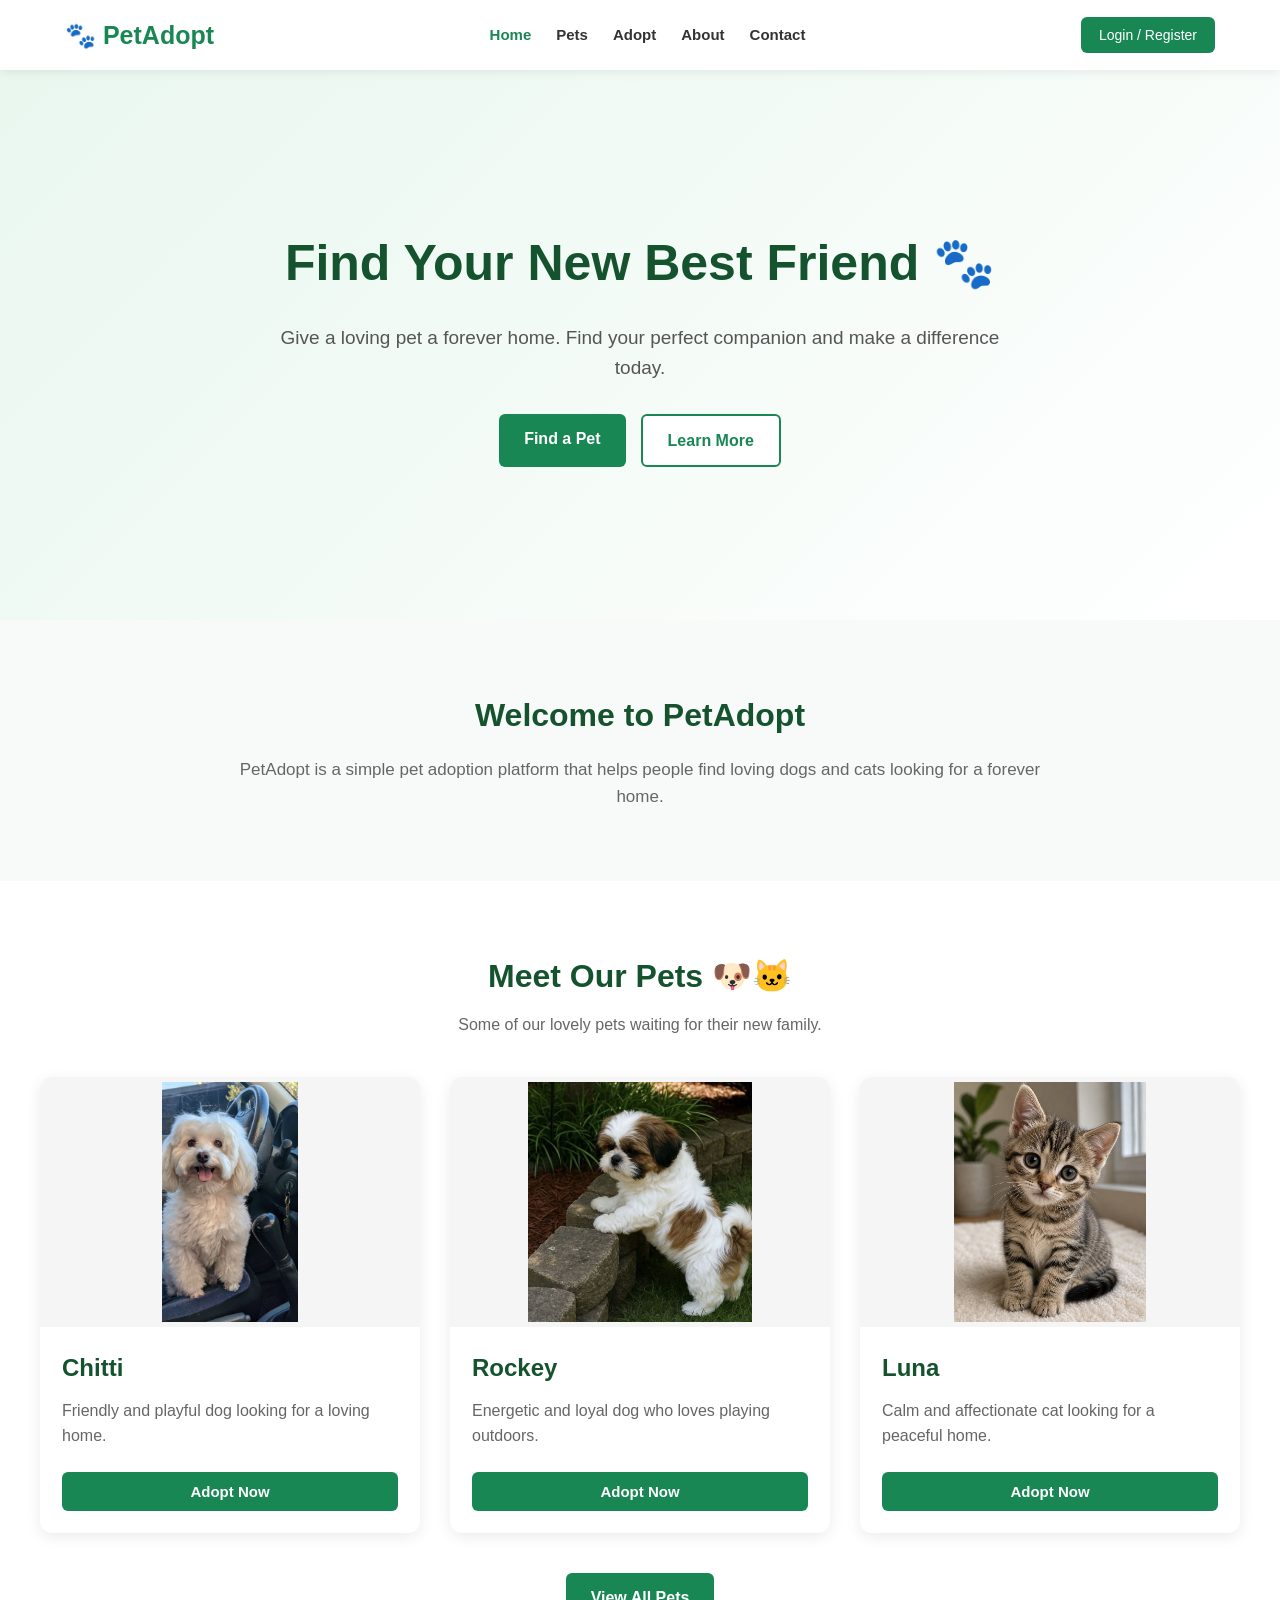
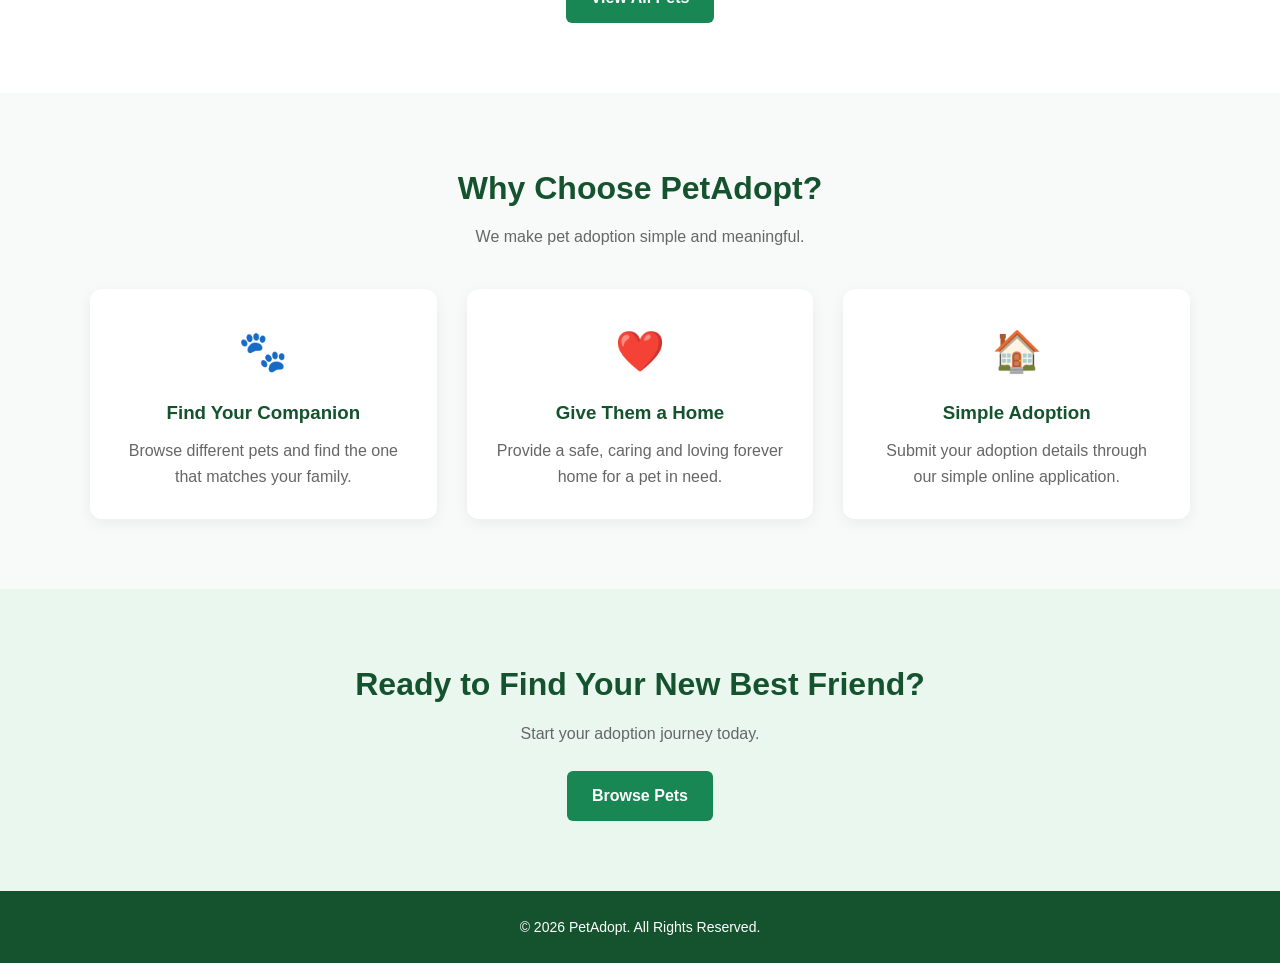
<file: index.html>
<!DOCTYPE html>
<html lang="en">
<head>
    <meta charset="UTF-8">
    <meta name="viewport" content="width=device-width, initial-scale=1.0">

    <title>PetAdopt - Find Your New Best Friend</title>

    <link rel="stylesheet" href="style.css">
</head>

<body>

    <header>
        <nav class="navbar">

            <div class="logo">
                🐾 PetAdopt
            </div>

            <ul class="nav-links">
                <li><a href="index.html" class="active">Home</a></li>
                <li><a href="pets.html">Pets</a></li>
                <li><a href="adoption.html">Adopt</a></li>
                <li><a href="about.html">About</a></li>
                <li><a href="contact.html">Contact</a></li>
            </ul>

            <button class="login-btn" onclick="showLogin()">
                Login / Register
            </button>

        </nav>
    </header>


    <section class="hero">

        <div class="hero-content">

            <h1>Find Your New Best Friend 🐾</h1>

            <p>
                Give a loving pet a forever home.
                Find your perfect companion and make a difference today.
            </p>

            <div class="hero-buttons">

                <a href="pets.html" class="primary-btn">
                    Find a Pet
                </a>

                <a href="about.html" class="secondary-btn">
                    Learn More
                </a>

            </div>

        </div>

    </section>


    <section class="welcome">

        <h2>Welcome to PetAdopt</h2>

        <p>
            PetAdopt is a simple pet adoption platform that helps
            people find loving dogs and cats looking for a forever home.
        </p>

    </section>


    <section class="featured-pets">

        <div class="section-title">

            <h2>Meet Our Pets 🐶🐱</h2>

            <p>
                Some of our lovely pets waiting for their new family.
            </p>

        </div>


        <div class="pets-container">


            <div class="pet-card">

                <img src="images/chitti.jpeg" alt="Chitti">

                <div class="pet-info">

                    <h2>Chitti</h2>

                    <p>
                        Friendly and playful dog looking for a loving home.
                    </p>

                    <button
                        class="adopt-btn"
                        onclick="selectPet('Chitti')">
                        Adopt Now
                    </button>

                </div>

            </div>


            <div class="pet-card">

                <img src="images/rockey.jpeg" alt="Rockey">

                <div class="pet-info">

                    <h2>Rockey</h2>

                    <p>
                        Energetic and loyal dog who loves playing outdoors.
                    </p>

                    <button
                        class="adopt-btn"
                        onclick="selectPet('Rockey')">
                        Adopt Now
                    </button>

                </div>

            </div>


            <div class="pet-card">

                <img src="images/luna.jpeg" alt="Luna">

                <div class="pet-info">

                    <h2>Luna</h2>

                    <p>
                        Calm and affectionate cat looking for a peaceful home.
                    </p>

                    <button
                        class="adopt-btn"
                        onclick="selectPet('Luna')">
                        Adopt Now
                    </button>

                </div>

            </div>


        </div>


        <div class="view-all">

            <a href="pets.html" class="primary-btn">
                View All Pets
            </a>

        </div>

    </section>


    <section class="why-us">

        <div class="section-title">

            <h2>Why Choose PetAdopt?</h2>

            <p>
                We make pet adoption simple and meaningful.
            </p>

        </div>


        <div class="features">

            <div class="feature-card">

                <div class="feature-icon">
                    🐾
                </div>

                <h3>Find Your Companion</h3>

                <p>
                    Browse different pets and find the one
                    that matches your family.
                </p>

            </div>


            <div class="feature-card">

                <div class="feature-icon">
                    ❤️
                </div>

                <h3>Give Them a Home</h3>

                <p>
                    Provide a safe, caring and loving forever home
                    for a pet in need.
                </p>

            </div>


            <div class="feature-card">

                <div class="feature-icon">
                    🏠
                </div>

                <h3>Simple Adoption</h3>

                <p>
                    Submit your adoption details through our
                    simple online application.
                </p>

            </div>

        </div>

    </section>


    <section class="cta">

        <h2>
            Ready to Find Your New Best Friend?
        </h2>

        <p>
            Start your adoption journey today.
        </p>

        <a href="pets.html" class="primary-btn">
            Browse Pets
        </a>

    </section>


    <footer>

        <p>
            © 2026 PetAdopt. All Rights Reserved.
        </p>

    </footer>


    <script src="script.js"></script>

</body>
</html>
</file>
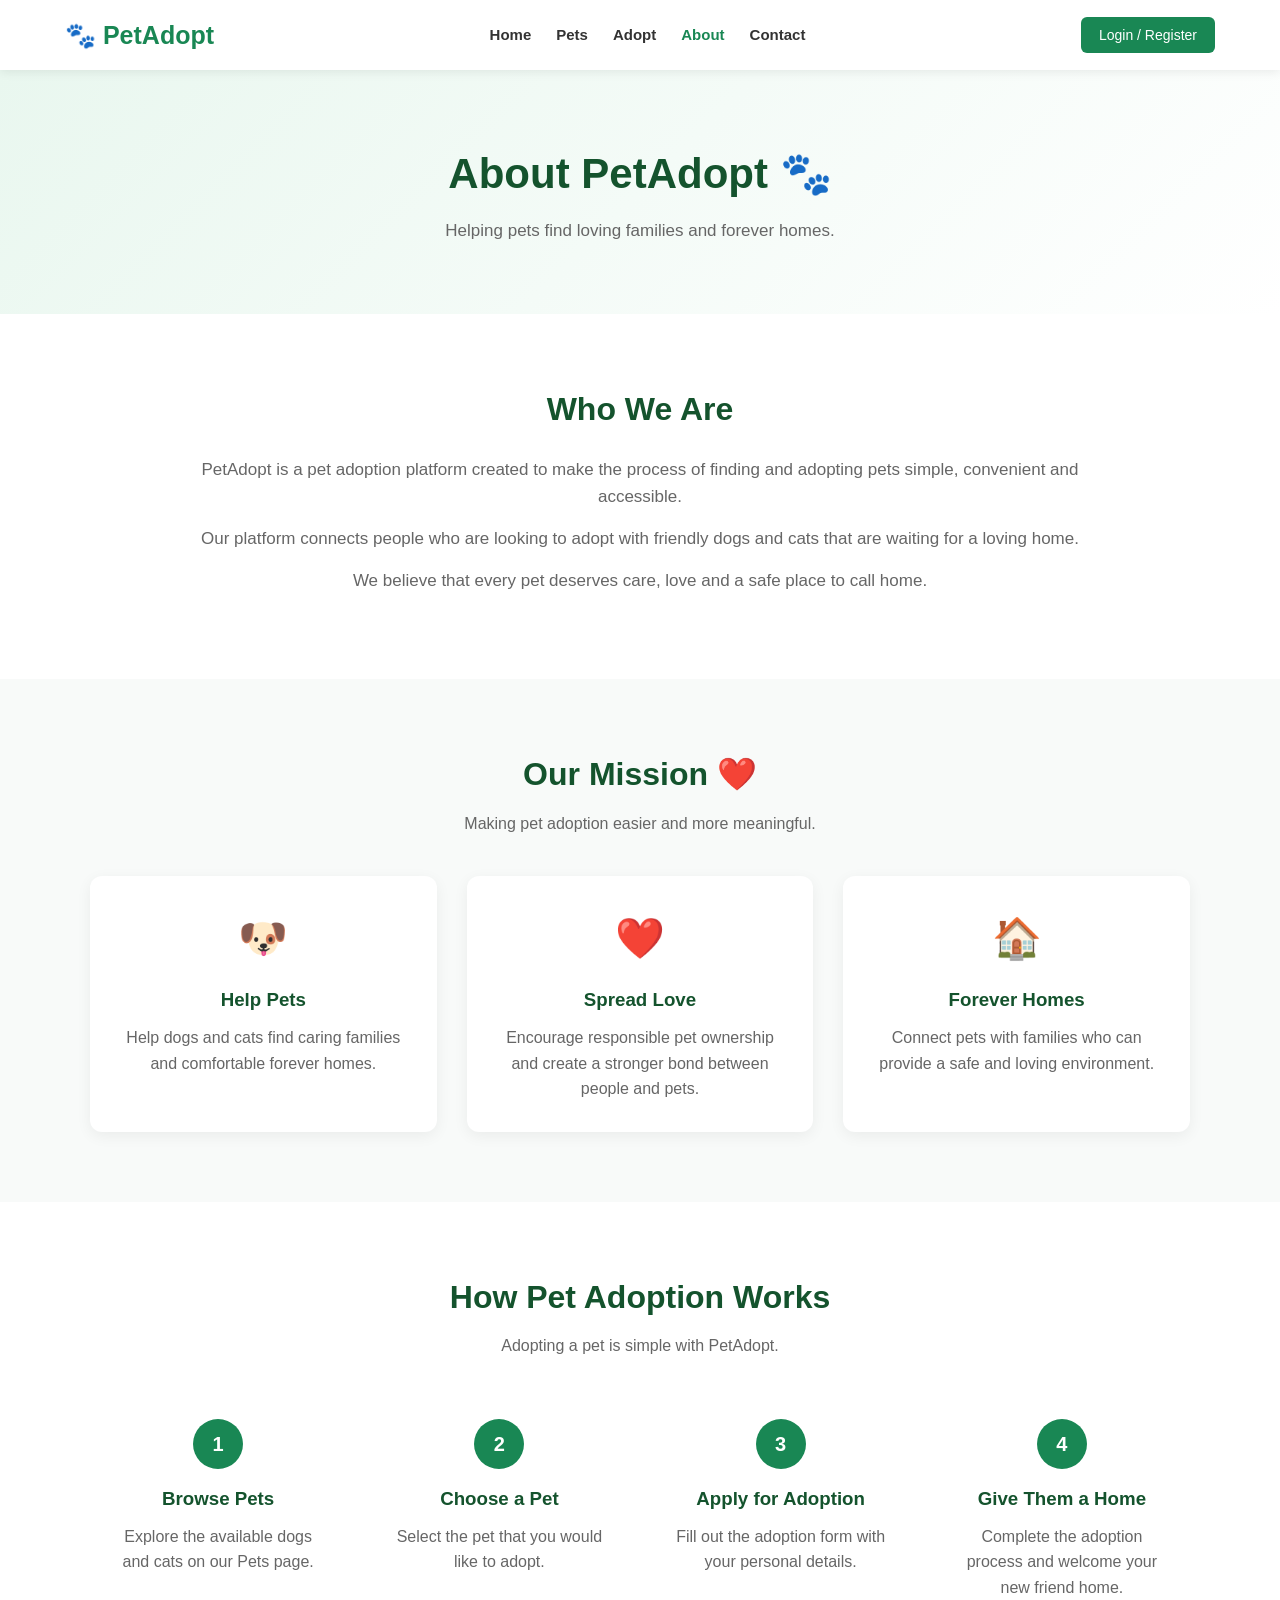
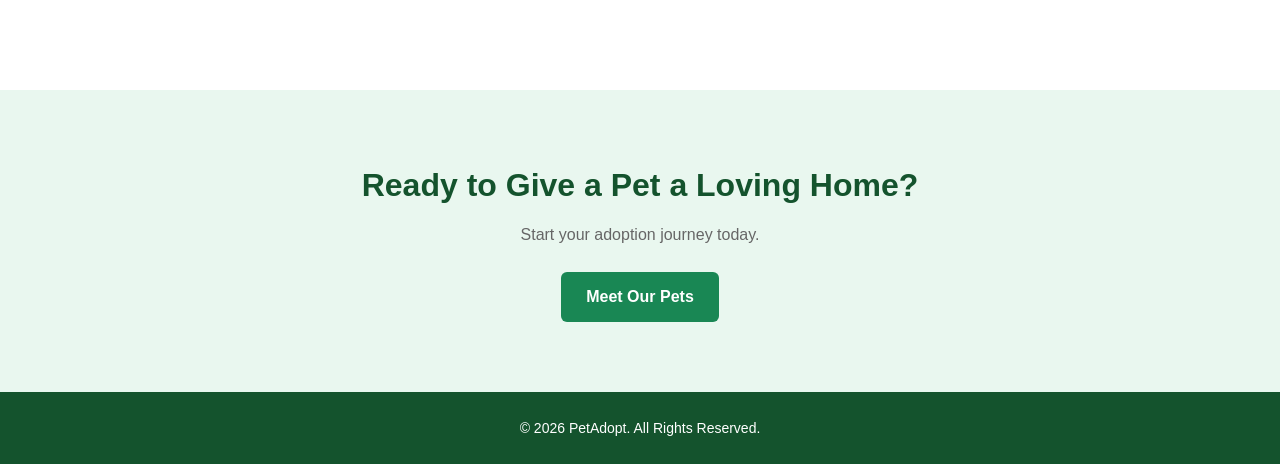
<file: about.html>
<!DOCTYPE html>
<html lang="en">
<head>
    <meta charset="UTF-8">
    <meta name="viewport" content="width=device-width, initial-scale=1.0">

    <title>About Us - PetAdopt</title>

    <link rel="stylesheet" href="style.css">
</head>

<body>

    <!-- Navigation Bar -->
    <header>
        <nav class="navbar">

            <div class="logo">
                🐾 PetAdopt
            </div>

            <ul class="nav-links">
                <li><a href="index.html">Home</a></li>
                <li><a href="pets.html">Pets</a></li>
                <li><a href="adoption.html">Adopt</a></li>
                <li><a href="about.html" class="active">About</a></li>
                <li><a href="contact.html">Contact</a></li>
            </ul>

            <button class="login-btn" onclick="showLogin()">
                Login / Register
            </button>

        </nav>
    </header>


    <!-- Page Header -->
    <section class="page-header">

        <h1>About PetAdopt 🐾</h1>

        <p>
            Helping pets find loving families and forever homes.
        </p>

    </section>


    <!-- About Section -->
    <section class="about-section">

        <div class="about-container">

            <div class="about-content">

                <h2>Who We Are</h2>

                <p>
                    PetAdopt is a pet adoption platform created to make
                    the process of finding and adopting pets simple,
                    convenient and accessible.
                </p>

                <p>
                    Our platform connects people who are looking to adopt
                    with friendly dogs and cats that are waiting for a
                    loving home.
                </p>

                <p>
                    We believe that every pet deserves care, love and
                    a safe place to call home.
                </p>

            </div>

        </div>

    </section>


    <!-- Mission Section -->
    <section class="mission-section">

        <div class="section-title">

            <h2>Our Mission ❤️</h2>

            <p>
                Making pet adoption easier and more meaningful.
            </p>

        </div>


        <div class="features">

            <div class="feature-card">

                <div class="feature-icon">
                    🐶
                </div>

                <h3>Help Pets</h3>

                <p>
                    Help dogs and cats find caring families
                    and comfortable forever homes.
                </p>

            </div>


            <div class="feature-card">

                <div class="feature-icon">
                    ❤️
                </div>

                <h3>Spread Love</h3>

                <p>
                    Encourage responsible pet ownership
                    and create a stronger bond between people and pets.
                </p>

            </div>


            <div class="feature-card">

                <div class="feature-icon">
                    🏠
                </div>

                <h3>Forever Homes</h3>

                <p>
                    Connect pets with families who can provide
                    a safe and loving environment.
                </p>

            </div>

        </div>

    </section>


    <!-- How It Works -->
    <section class="how-it-works">

        <div class="section-title">

            <h2>How Pet Adoption Works</h2>

            <p>
                Adopting a pet is simple with PetAdopt.
            </p>

        </div>


        <div class="steps">


            <div class="step">

                <div class="step-number">
                    1
                </div>

                <h3>Browse Pets</h3>

                <p>
                    Explore the available dogs and cats
                    on our Pets page.
                </p>

            </div>


            <div class="step">

                <div class="step-number">
                    2
                </div>

                <h3>Choose a Pet</h3>

                <p>
                    Select the pet that you would like
                    to adopt.
                </p>

            </div>


            <div class="step">

                <div class="step-number">
                    3
                </div>

                <h3>Apply for Adoption</h3>

                <p>
                    Fill out the adoption form with
                    your personal details.
                </p>

            </div>


            <div class="step">

                <div class="step-number">
                    4
                </div>

                <h3>Give Them a Home</h3>

                <p>
                    Complete the adoption process and
                    welcome your new friend home.
                </p>

            </div>


        </div>

    </section>


    <!-- Call To Action -->
    <section class="cta">

        <h2>
            Ready to Give a Pet a Loving Home?
        </h2>

        <p>
            Start your adoption journey today.
        </p>

        <a href="pets.html" class="primary-btn">
            Meet Our Pets
        </a>

    </section>


    <!-- Footer -->
    <footer>

        <p>
            © 2026 PetAdopt. All Rights Reserved.
        </p>

    </footer>


    <script src="script.js"></script>

</body>
</html>
</file>
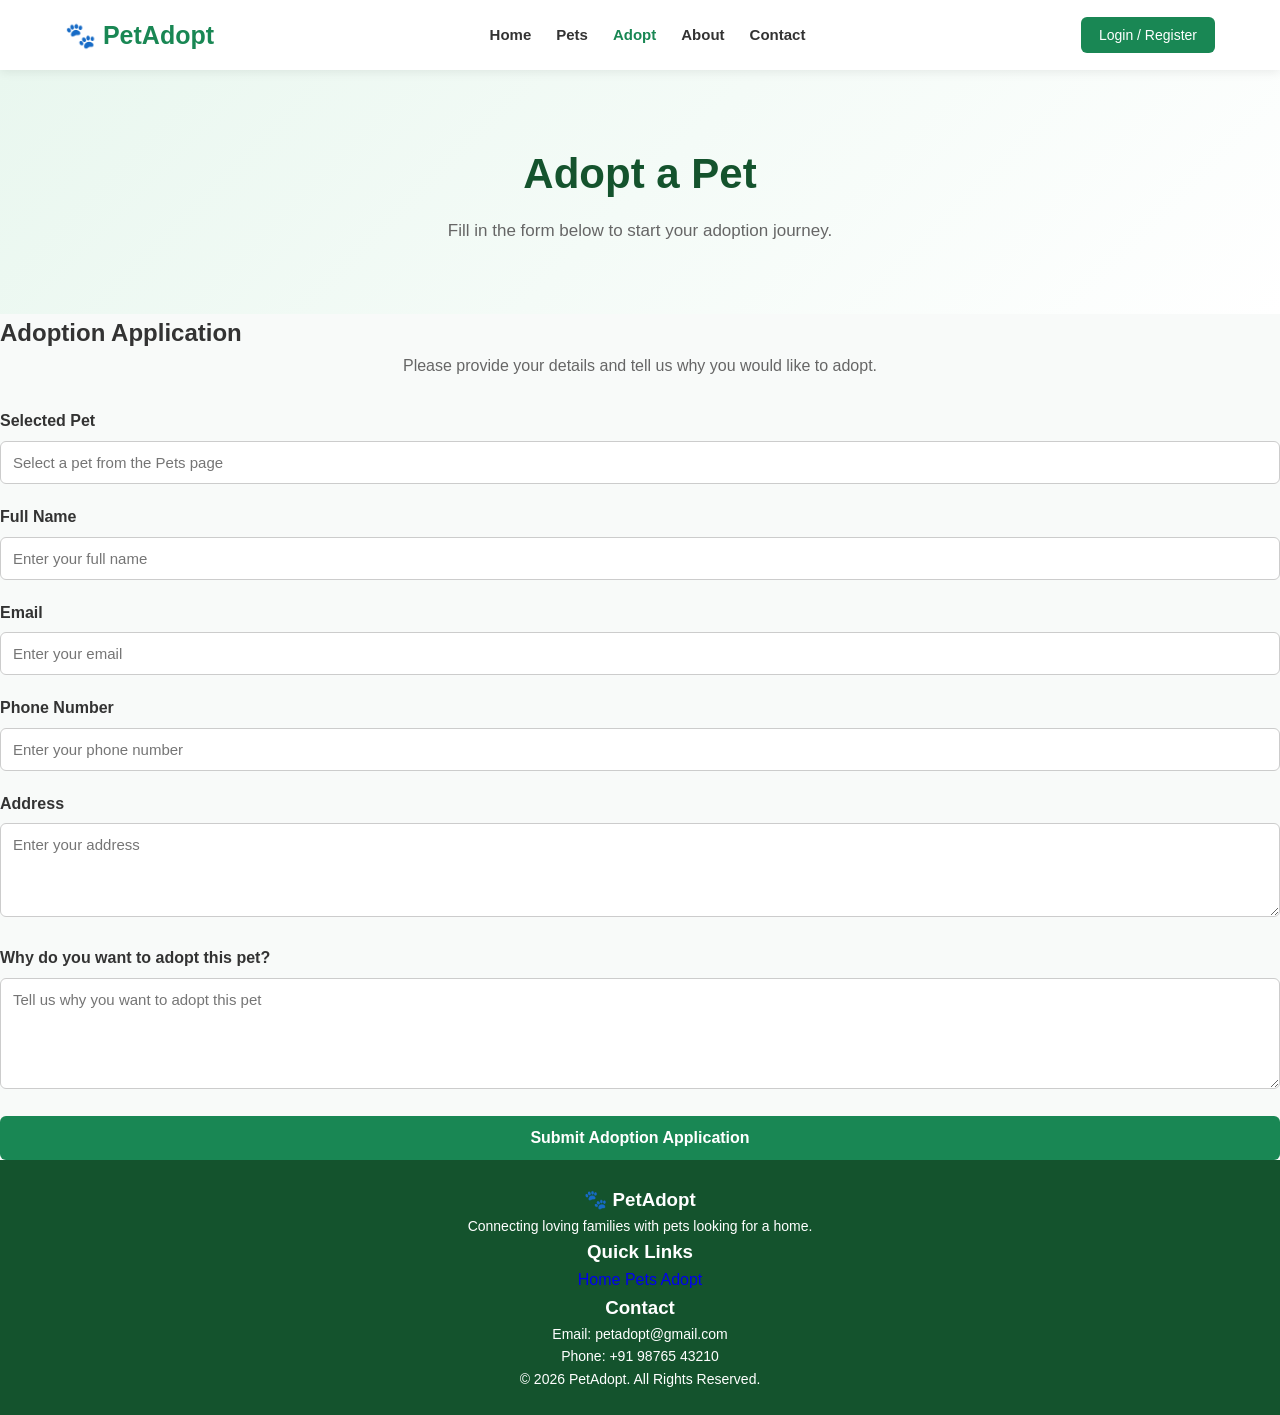
<file: adoption.html>
<!DOCTYPE html>
<html lang="en">
<head>
    <meta charset="UTF-8">
    <meta name="viewport" content="width=device-width, initial-scale=1.0">

    <title>Adopt a Pet - PetAdopt</title>

    <link rel="stylesheet" href="style.css">
</head>

<body>

    <!-- Navigation -->
    <header>
        <nav class="navbar">

            <div class="logo">
                🐾 PetAdopt
            </div>

            <ul class="nav-links">
                <li><a href="index.html">Home</a></li>
                <li><a href="pets.html">Pets</a></li>
                <li><a href="adoption.html" class="active">Adopt</a></li>
                <li><a href="about.html">About</a></li>
                <li><a href="contact.html">Contact</a></li>
            </ul>

            <button class="login-btn" onclick="showLogin()">
                Login / Register
            </button>

        </nav>
    </header>


    <!-- Page Header -->
    <section class="page-header">
        <h1>Adopt a Pet</h1>
        <p>Fill in the form below to start your adoption journey.</p>
    </section>


    <!-- Adoption Form -->
    <section class="form-section">

        <div class="form-container">

            <h2>Adoption Application</h2>

            <p class="form-description">
                Please provide your details and tell us why you would like to adopt.
            </p>

            <form id="adoptionForm">

                <!-- Selected Pet -->
                <div class="form-group">
                    <label for="selectedPet">Selected Pet</label>

                    <input
                        type="text"
                        id="selectedPet"
                        name="selectedPet"
                        placeholder="Select a pet from the Pets page"
                        readonly
                        required
                    >
                </div>


                <!-- Name -->
                <div class="form-group">
                    <label for="adopterName">Full Name</label>

                    <input
                        type="text"
                        id="adopterName"
                        name="adopterName"
                        placeholder="Enter your full name"
                        required
                    >
                </div>


                <!-- Email -->
                <div class="form-group">
                    <label for="email">Email</label>

                    <input
                        type="email"
                        id="email"
                        name="email"
                        placeholder="Enter your email"
                        required
                    >
                </div>


                <!-- Phone -->
                <div class="form-group">
                    <label for="phone">Phone Number</label>

                    <input
                        type="tel"
                        id="phone"
                        name="phone"
                        placeholder="Enter your phone number"
                        required
                    >
                </div>


                <!-- Address -->
                <div class="form-group">
                    <label for="address">Address</label>

                    <textarea
                        id="address"
                        name="address"
                        rows="4"
                        placeholder="Enter your address"
                        required
                    ></textarea>
                </div>


                <!-- Reason -->
                <div class="form-group">
                    <label for="reason">Why do you want to adopt this pet?</label>

                    <textarea
                        id="reason"
                        name="reason"
                        rows="5"
                        placeholder="Tell us why you want to adopt this pet"
                        required
                    ></textarea>
                </div>


                <!-- Submit -->
                <button type="submit" class="submit-btn">
                    Submit Adoption Application
                </button>

            </form>

        </div>

    </section>


    <!-- Footer -->
    <footer>

        <div class="footer-content">

            <div>
                <h3>🐾 PetAdopt</h3>

                <p>
                    Connecting loving families with pets looking for a home.
                </p>
            </div>

            <div>
                <h3>Quick Links</h3>

                <a href="index.html">Home</a>
                <a href="pets.html">Pets</a>
                <a href="adoption.html">Adopt</a>
            </div>

            <div>
                <h3>Contact</h3>

                <p>Email: petadopt@gmail.com</p>
                <p>Phone: +91 98765 43210</p>
            </div>

        </div>

        <p class="copyright">
            © 2026 PetAdopt. All Rights Reserved.
        </p>

    </footer>


    <!-- JavaScript -->
    <script src="script.js"></script>

</body>
</html>
</file>
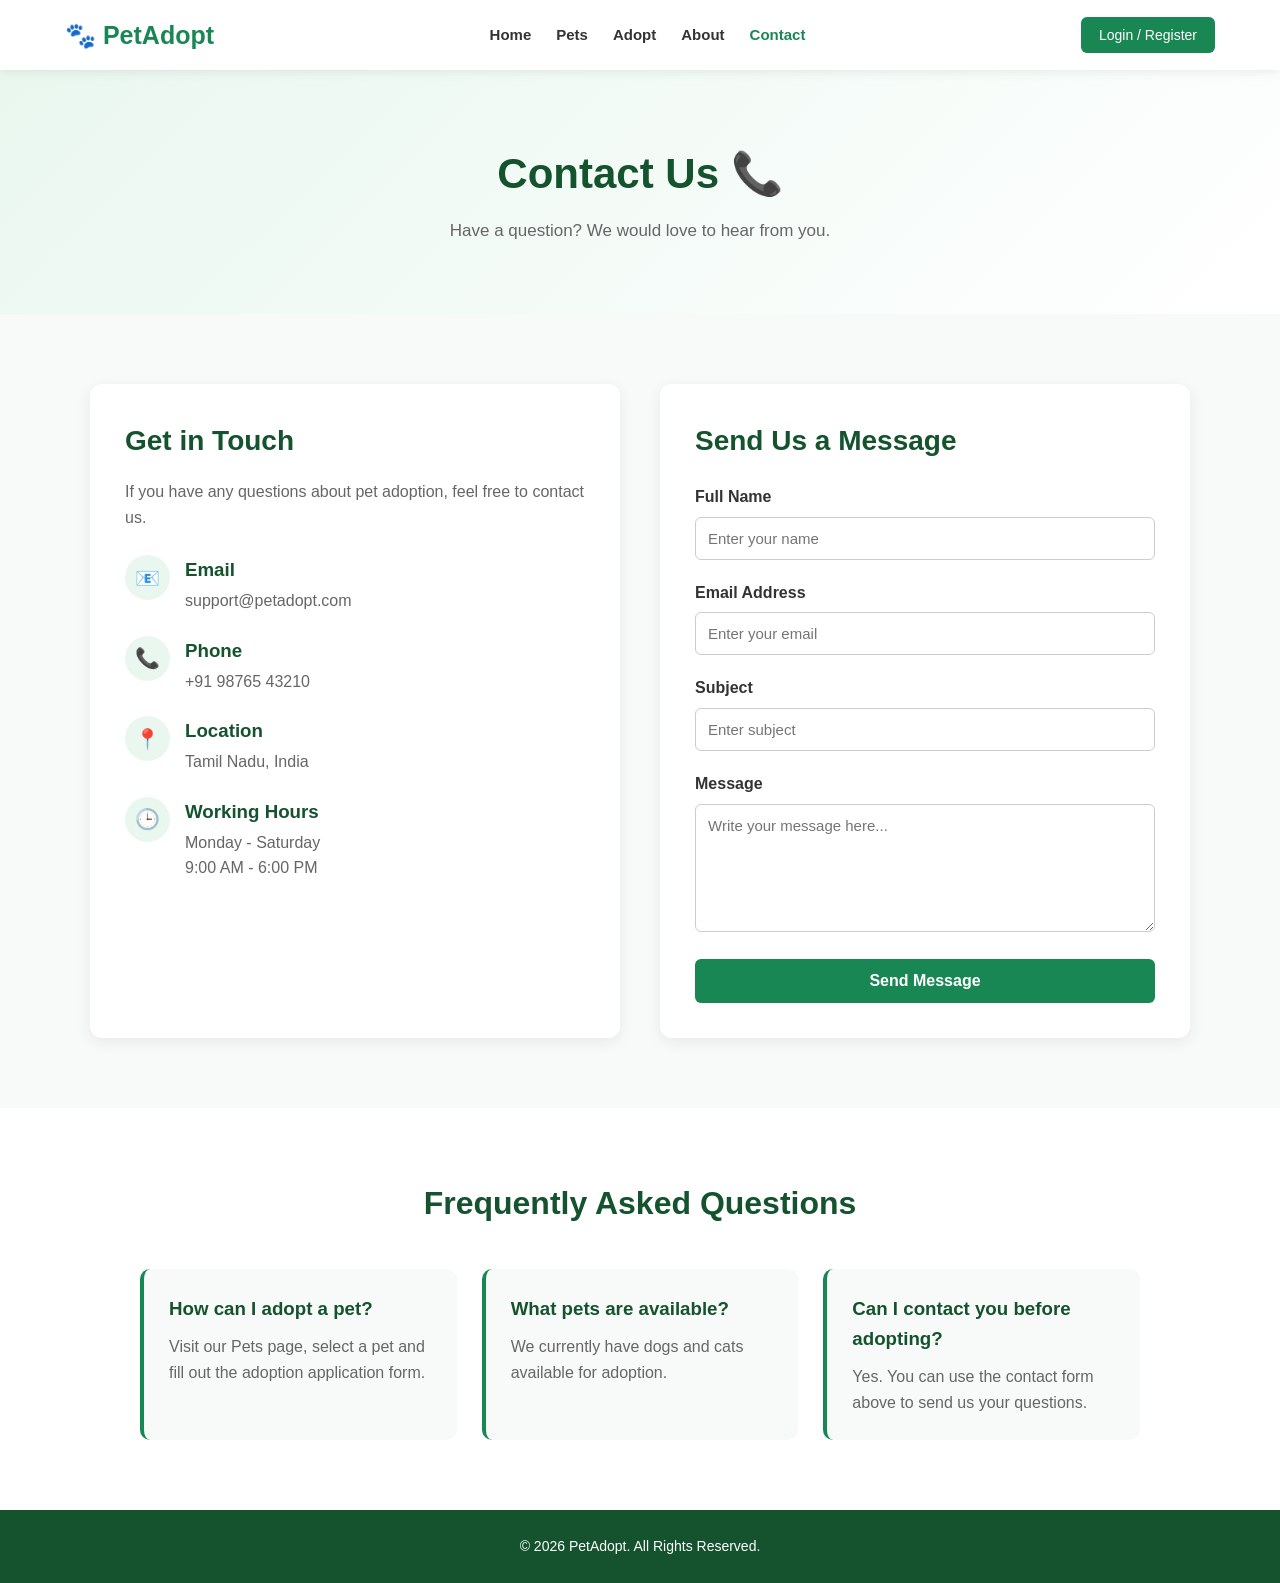
<file: contact.html>
<!DOCTYPE html>
<html lang="en">

<head>
    <meta charset="UTF-8">
    <meta name="viewport" content="width=device-width, initial-scale=1.0">

    <title>Contact Us - PetAdopt</title>

    <link rel="stylesheet" href="style.css">
</head>

<body>

    <!-- Navigation Bar -->
    <header>
        <nav class="navbar">

            <div class="logo">
                🐾 PetAdopt
            </div>

            <ul class="nav-links">
                <li><a href="index.html">Home</a></li>
                <li><a href="pets.html">Pets</a></li>
                <li><a href="adoption.html">Adopt</a></li>
                <li><a href="about.html">About</a></li>
                <li><a href="contact.html" class="active">Contact</a></li>
            </ul>

            <button class="login-btn" onclick="showLogin()">
                Login / Register
            </button>

        </nav>
    </header>


    <!-- Page Header -->
    <section class="page-header">

        <h1>Contact Us 📞</h1>

        <p>
            Have a question? We would love to hear from you.
        </p>

    </section>


    <!-- Contact Section -->
    <section class="contact-section">

        <div class="contact-container">


            <!-- Contact Information -->
            <div class="contact-info">

                <h2>Get in Touch</h2>

                <p>
                    If you have any questions about pet adoption,
                    feel free to contact us.
                </p>


                <div class="contact-item">

                    <div class="contact-icon">
                        📧
                    </div>

                    <div>
                        <h3>Email</h3>
                        <p>support@petadopt.com</p>
                    </div>

                </div>


                <div class="contact-item">

                    <div class="contact-icon">
                        📞
                    </div>

                    <div>
                        <h3>Phone</h3>
                        <p>+91 98765 43210</p>
                    </div>

                </div>


                <div class="contact-item">

                    <div class="contact-icon">
                        📍
                    </div>

                    <div>
                        <h3>Location</h3>
                        <p>Tamil Nadu, India</p>
                    </div>

                </div>


                <div class="contact-item">

                    <div class="contact-icon">
                        🕒
                    </div>

                    <div>
                        <h3>Working Hours</h3>
                        <p>Monday - Saturday</p>
                        <p>9:00 AM - 6:00 PM</p>
                    </div>

                </div>

            </div>


            <!-- Contact Form -->
            <div class="contact-form">

                <h2>Send Us a Message</h2>

                <form id="contactForm">


                    <div class="form-group">

                        <label for="contactName">
                            Full Name
                        </label>

                        <input
                            type="text"
                            id="contactName"
                            name="contactName"
                            placeholder="Enter your name"
                            required>

                    </div>


                    <div class="form-group">

                        <label for="contactEmail">
                            Email Address
                        </label>

                        <input
                            type="email"
                            id="contactEmail"
                            name="contactEmail"
                            placeholder="Enter your email"
                            required>

                    </div>


                    <div class="form-group">

                        <label for="subject">
                            Subject
                        </label>

                        <input
                            type="text"
                            id="subject"
                            name="subject"
                            placeholder="Enter subject"
                            required>

                    </div>


                    <div class="form-group">

                        <label for="message">
                            Message
                        </label>

                        <textarea
                            id="message"
                            name="message"
                            rows="6"
                            placeholder="Write your message here..."
                            required></textarea>

                    </div>


                    <button
                        type="submit"
                        class="submit-btn">
                        Send Message
                    </button>


                </form>

            </div>

        </div>

    </section>


    <!-- FAQ Section -->
    <section class="faq-section">

        <div class="section-title">

            <h2>Frequently Asked Questions</h2>

        </div>


        <div class="faq-container">


            <div class="faq-card">

                <h3>How can I adopt a pet?</h3>

                <p>
                    Visit our Pets page, select a pet and
                    fill out the adoption application form.
                </p>

            </div>


            <div class="faq-card">

                <h3>What pets are available?</h3>

                <p>
                    We currently have dogs and cats available
                    for adoption.
                </p>

            </div>


            <div class="faq-card">

                <h3>Can I contact you before adopting?</h3>

                <p>
                    Yes. You can use the contact form above
                    to send us your questions.
                </p>

            </div>


        </div>

    </section>


    <!-- Footer -->
    <footer>

        <p>
            © 2026 PetAdopt. All Rights Reserved.
        </p>

    </footer>


    <script src="script.js"></script>

</body>

</html>
</file>
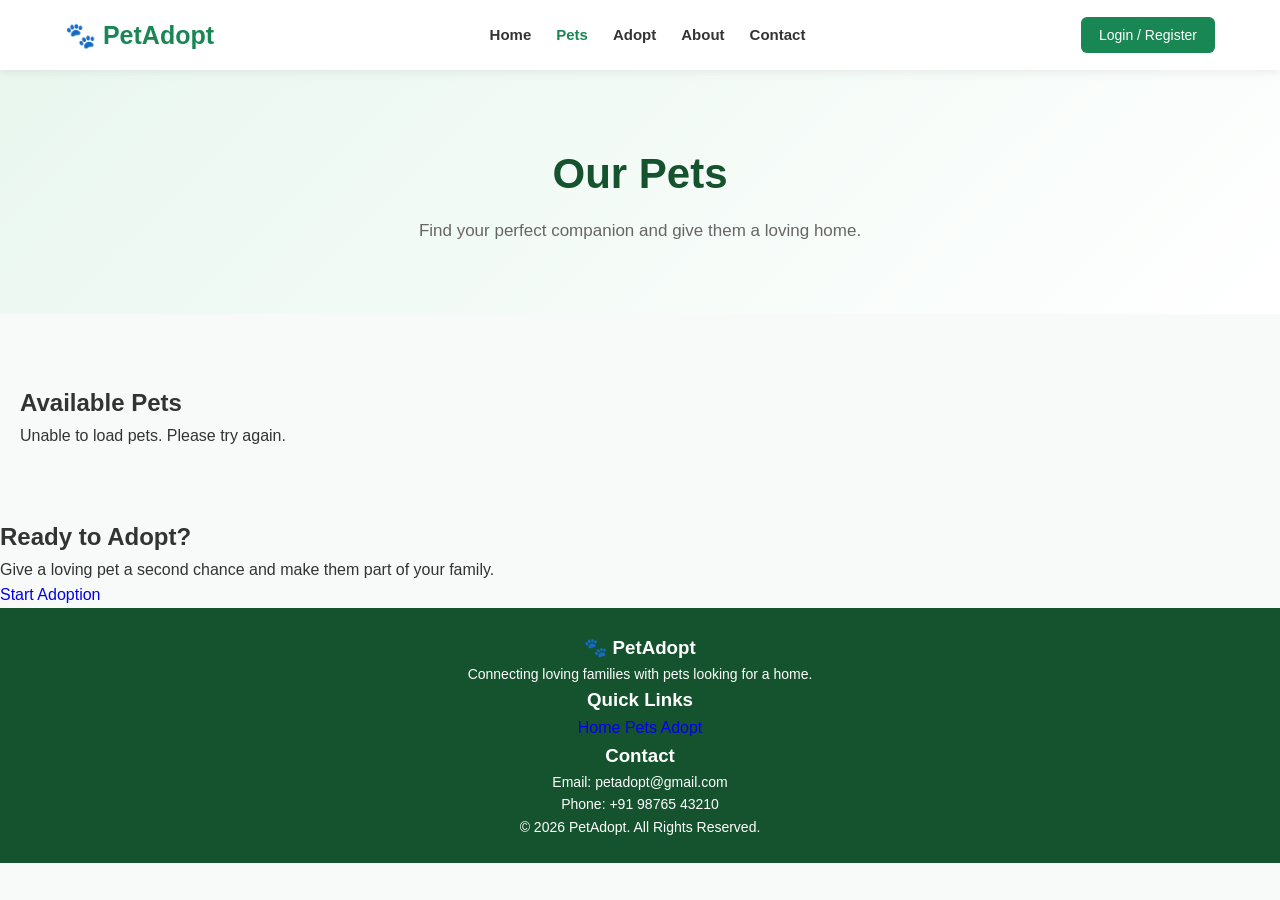
<file: pets.html>
<!DOCTYPE html>
<html lang="en">
<head>
    <meta charset="UTF-8">
    <meta name="viewport" content="width=device-width, initial-scale=1.0">

    <title>Our Pets - PetAdopt</title>

    <link rel="stylesheet" href="style.css">
</head>

<body>

    <!-- Navigation -->
    <header>
        <nav class="navbar">

            <div class="logo">
                🐾 PetAdopt
            </div>

            <ul class="nav-links">
                <li><a href="index.html">Home</a></li>
                <li><a href="pets.html" class="active">Pets</a></li>
                <li><a href="adoption.html">Adopt</a></li>
                <li><a href="about.html">About</a></li>
                <li><a href="contact.html">Contact</a></li>
            </ul>

            <button class="login-btn" onclick="showLogin()">
                Login / Register
            </button>

        </nav>
    </header>


    <!-- Page Heading -->
    <section class="page-header">
        <h1>Our Pets</h1>
        <p>Find your perfect companion and give them a loving home.</p>
    </section>


    <!-- Pets Section -->
    <section class="pets-section">

        <h2>Available Pets</h2>

        <!-- Pets will be loaded from MySQL through Spring Boot -->
        <div class="pet-container" id="petContainer"></div>

    </section>


    <!-- Call To Action -->
    <section class="cta-section">

        <h2>Ready to Adopt?</h2>

        <p>
            Give a loving pet a second chance and make them part of your family.
        </p>

        <a href="adoption.html" class="cta-button">
            Start Adoption
        </a>

    </section>


    <!-- Footer -->
    <footer>

        <div class="footer-content">

            <div>
                <h3>🐾 PetAdopt</h3>
                <p>
                    Connecting loving families with pets looking for a home.
                </p>
            </div>

            <div>
                <h3>Quick Links</h3>
                <a href="index.html">Home</a>
                <a href="pets.html">Pets</a>
                <a href="adoption.html">Adopt</a>
            </div>

            <div>
                <h3>Contact</h3>
                <p>Email: petadopt@gmail.com</p>
                <p>Phone: +91 98765 43210</p>
            </div>

        </div>

        <p class="copyright">
            © 2026 PetAdopt. All Rights Reserved.
        </p>

    </footer>


    <!-- JavaScript -->
    <script src="script.js"></script>

</body>
</html>
</file>
<file: style.css>
/* ================================
   GENERAL
================================ */

* {
    margin: 0;
    padding: 0;
    box-sizing: border-box;
}

html {
    scroll-behavior: smooth;
}

body {
    font-family: Arial, Helvetica, sans-serif;
    background-color: #f8faf9;
    color: #333;
    line-height: 1.6;
}

a {
    text-decoration: none;
}

button,
input,
textarea {
    font-family: inherit;
}


/* ================================
   NAVIGATION BAR
================================ */

header {
    background-color: #ffffff;
    box-shadow: 0 2px 10px rgba(0, 0, 0, 0.08);

    position: sticky;
    top: 0;
    z-index: 1000;
}

.navbar {
    max-width: 1200px;
    margin: auto;
    min-height: 70px;
    padding: 0 25px;

    display: flex;
    align-items: center;
    justify-content: space-between;
    gap: 20px;
}

.logo {
    font-size: 25px;
    font-weight: bold;
    color: #198754;
    white-space: nowrap;
}

.nav-links {
    list-style: none;

    display: flex;
    align-items: center;
    gap: 25px;
}

.nav-links a {
    color: #333;
    font-size: 15px;
    font-weight: 600;

    transition: 0.3s;
}

.nav-links a:hover,
.nav-links a.active {
    color: #198754;
}

.login-btn {
    border: none;

    background-color: #198754;
    color: white;

    padding: 10px 18px;

    border-radius: 6px;

    font-size: 14px;

    cursor: pointer;

    transition: 0.3s;
}

.login-btn:hover {
    background-color: #146c43;
}


/* ================================
   HERO SECTION
================================ */

.hero {
    min-height: 550px;

    display: flex;
    align-items: center;
    justify-content: center;

    text-align: center;

    padding: 80px 20px;

    background: linear-gradient(
        135deg,
        #e9f7ef,
        #ffffff
    );
}

.hero-content {
    max-width: 750px;
}

.hero h1 {
    font-size: 50px;

    color: #14532d;

    margin-bottom: 20px;
}

.hero p {
    font-size: 19px;

    color: #555;

    margin-bottom: 30px;
}

.hero-buttons {
    display: flex;

    justify-content: center;

    gap: 15px;

    flex-wrap: wrap;
}


/* ================================
   BUTTONS
================================ */

.primary-btn,
.secondary-btn {
    display: inline-block;

    padding: 12px 25px;

    border-radius: 6px;

    font-weight: bold;

    transition: 0.3s;
}

.primary-btn {
    background-color: #198754;

    color: white;
}

.primary-btn:hover {
    background-color: #146c43;

    transform: translateY(-2px);
}

.secondary-btn {
    background-color: white;

    color: #198754;

    border: 2px solid #198754;
}

.secondary-btn:hover {
    background-color: #198754;

    color: white;
}


/* ================================
   WELCOME SECTION
================================ */

.welcome {
    max-width: 850px;

    margin: auto;

    padding: 70px 20px;

    text-align: center;
}

.welcome h2 {
    color: #14532d;

    font-size: 32px;

    margin-bottom: 15px;
}

.welcome p {
    color: #666;

    font-size: 17px;
}


/* ================================
   SECTION TITLE
================================ */

.section-title {
    text-align: center;

    margin-bottom: 40px;
}

.section-title h2 {
    font-size: 32px;

    color: #14532d;

    margin-bottom: 10px;
}

.section-title p {
    color: #666;
}


/* ================================
   FEATURED PETS
================================ */

.featured-pets {
    padding: 70px 20px;

    background-color: #ffffff;
}

.pets-container {
    max-width: 1200px;

    margin: auto;

    display: grid;

    grid-template-columns: repeat(3, 1fr);

    gap: 30px;
}


/* ================================
   PET CARDS
================================ */

.pet-card {
    background-color: #ffffff;

    border-radius: 12px;

    overflow: hidden;

    box-shadow: 0 4px 15px rgba(0, 0, 0, 0.08);

    transition: 0.3s;
}

.pet-card:hover {
    transform: translateY(-6px);

    box-shadow: 0 8px 25px rgba(0, 0, 0, 0.12);
}


/* ================================
   PET IMAGE
   THIS IS THE IMPORTANT PART
================================ */

.pet-card img {
    width: 100%;

    height: 250px;

    /*
       contain = full image visible
       image crop aagathu
    */
    object-fit: contain;

    display: block;

    background-color: #f5f5f5;

    padding: 5px;
}


/* ================================
   PET INFORMATION
================================ */

.pet-info {
    padding: 22px;
}

.pet-info h2 {
    color: #14532d;

    margin-bottom: 10px;
}

.pet-info p {
    color: #666;

    margin-bottom: 8px;
}

.adopt-btn {
    width: 100%;

    margin-top: 15px;

    padding: 11px;

    border: none;

    border-radius: 6px;

    background-color: #198754;

    color: white;

    font-size: 15px;

    font-weight: bold;

    cursor: pointer;

    transition: 0.3s;
}

.adopt-btn:hover {
    background-color: #146c43;
}


/* ================================
   VIEW ALL
================================ */

.view-all {
    text-align: center;

    margin-top: 40px;
}


/* ================================
   PAGE HEADER
================================ */

.page-header {
    text-align: center;

    padding: 70px 20px;

    background: linear-gradient(
        135deg,
        #e9f7ef,
        #ffffff
    );
}

.page-header h1 {
    font-size: 42px;

    color: #14532d;

    margin-bottom: 10px;
}

.page-header p {
    color: #666;

    font-size: 17px;
}


/* ================================
   PETS PAGE
================================ */

.pets-section {
    padding: 70px 20px;
}

.pets-section .pets-container {
    grid-template-columns: repeat(3, 1fr);
}


/* ================================
   WHY US
================================ */

.why-us {
    padding: 70px 20px;

    background-color: #f8faf9;
}

.features {
    max-width: 1100px;

    margin: auto;

    display: grid;

    grid-template-columns: repeat(3, 1fr);

    gap: 30px;
}

.feature-card {
    background-color: white;

    padding: 30px;

    text-align: center;

    border-radius: 12px;

    box-shadow: 0 4px 15px rgba(0, 0, 0, 0.06);
}

.feature-icon {
    font-size: 40px;

    margin-bottom: 15px;
}

.feature-card h3 {
    color: #14532d;

    margin-bottom: 10px;
}

.feature-card p {
    color: #666;
}


/* ================================
   ABOUT PAGE
================================ */

.about-section {
    padding: 70px 20px;

    background-color: white;
}

.about-container {
    max-width: 900px;

    margin: auto;
}

.about-content {
    text-align: center;
}

.about-content h2 {
    color: #14532d;

    font-size: 32px;

    margin-bottom: 20px;
}

.about-content p {
    color: #666;

    margin-bottom: 15px;

    font-size: 17px;
}

.mission-section {
    padding: 70px 20px;

    background-color: #f8faf9;
}


/* ================================
   HOW IT WORKS
================================ */

.how-it-works {
    padding: 70px 20px;

    background-color: white;
}

.steps {
    max-width: 1100px;

    margin: auto;

    display: grid;

    grid-template-columns: repeat(4, 1fr);

    gap: 25px;
}

.step {
    text-align: center;

    padding: 20px;
}

.step-number {
    width: 50px;

    height: 50px;

    margin: 0 auto 15px;

    display: flex;

    align-items: center;

    justify-content: center;

    background-color: #198754;

    color: white;

    border-radius: 50%;

    font-size: 20px;

    font-weight: bold;
}

.step h3 {
    color: #14532d;

    margin-bottom: 10px;
}

.step p {
    color: #666;
}


/* ================================
   ADOPTION PAGE
================================ */

.adoption-section {
    padding: 70px 20px;

    background-color: #f8faf9;
}

.adoption-container {
    max-width: 700px;

    margin: auto;

    background-color: white;

    padding: 40px;

    border-radius: 12px;

    box-shadow: 0 4px 20px rgba(0, 0, 0, 0.08);
}

.adoption-container h2 {
    text-align: center;

    color: #14532d;

    font-size: 30px;

    margin-bottom: 8px;
}

.form-description {
    text-align: center;

    color: #666;

    margin-bottom: 30px;
}


/* ================================
   FORM
================================ */

.form-group {
    margin-bottom: 20px;
}

.form-group label {
    display: block;

    margin-bottom: 7px;

    font-weight: bold;

    color: #333;
}

.form-group input,
.form-group textarea {
    width: 100%;

    padding: 12px;

    border: 1px solid #ccc;

    border-radius: 6px;

    font-size: 15px;

    outline: none;

    transition: 0.3s;
}

.form-group input:focus,
.form-group textarea:focus {
    border-color: #198754;

    box-shadow: 0 0 0 2px rgba(25, 135, 84, 0.1);
}

.form-group textarea {
    resize: vertical;
}

.submit-btn {
    width: 100%;

    padding: 13px;

    border: none;

    border-radius: 6px;

    background-color: #198754;

    color: white;

    font-size: 16px;

    font-weight: bold;

    cursor: pointer;

    transition: 0.3s;
}

.submit-btn:hover {
    background-color: #146c43;
}


/* ================================
   CONTACT PAGE
================================ */

.contact-section {
    padding: 70px 20px;

    background-color: #f8faf9;
}

.contact-container {
    max-width: 1100px;

    margin: auto;

    display: grid;

    grid-template-columns: 1fr 1fr;

    gap: 40px;
}

.contact-info,
.contact-form {
    background-color: white;

    padding: 35px;

    border-radius: 12px;

    box-shadow: 0 4px 15px rgba(0, 0, 0, 0.07);
}

.contact-info h2,
.contact-form h2 {
    color: #14532d;

    margin-bottom: 15px;

    font-size: 28px;
}

.contact-info > p {
    color: #666;

    margin-bottom: 25px;
}


/* ================================
   CONTACT ITEMS
================================ */

.contact-item {
    display: flex;

    align-items: flex-start;

    gap: 15px;

    margin-bottom: 22px;
}

.contact-icon {
    width: 45px;

    height: 45px;

    display: flex;

    align-items: center;

    justify-content: center;

    background-color: #e9f7ef;

    border-radius: 50%;

    font-size: 20px;
}

.contact-item h3 {
    color: #14532d;

    margin-bottom: 3px;
}

.contact-item p {
    color: #666;
}


/* ================================
   CONTACT FORM
================================ */

.contact-form form {
    margin-top: 20px;
}


/* ================================
   FAQ
================================ */

.faq-section {
    padding: 70px 20px;

    background-color: white;
}

.faq-container {
    max-width: 1000px;

    margin: auto;

    display: grid;

    grid-template-columns: repeat(3, 1fr);

    gap: 25px;
}

.faq-card {
    padding: 25px;

    background-color: #f8faf9;

    border-radius: 10px;

    border-left: 4px solid #198754;
}

.faq-card h3 {
    color: #14532d;

    margin-bottom: 10px;
}

.faq-card p {
    color: #666;
}


/* ================================
   CALL TO ACTION
================================ */

.cta {
    padding: 70px 20px;

    text-align: center;

    background-color: #e9f7ef;
}

.cta h2 {
    color: #14532d;

    font-size: 32px;

    margin-bottom: 10px;
}

.cta p {
    color: #666;

    margin-bottom: 25px;
}


/* ================================
   FOOTER
================================ */

footer {
    background-color: #14532d;

    color: white;

    text-align: center;

    padding: 25px 20px;
}

footer p {
    margin: 0;

    font-size: 14px;
}


/* ================================
   RESPONSIVE DESIGN
================================ */

@media (max-width: 900px) {

    .navbar {
        flex-wrap: wrap;

        padding: 15px 20px;
    }

    .nav-links {
        order: 3;

        width: 100%;

        justify-content: center;

        flex-wrap: wrap;
    }

    .pets-container,
    .pets-section .pets-container {
        grid-template-columns: repeat(2, 1fr);
    }

    .features {
        grid-template-columns: repeat(2, 1fr);
    }

    .steps {
        grid-template-columns: repeat(2, 1fr);
    }

    .faq-container {
        grid-template-columns: repeat(2, 1fr);
    }

    .contact-container {
        grid-template-columns: 1fr;
    }
}


@media (max-width: 600px) {

    .navbar {
        flex-direction: column;

        padding: 15px;
    }

    .nav-links {
        gap: 15px;
    }

    .login-btn {
        width: 100%;
    }

    .hero {
        min-height: 500px;

        padding: 60px 20px;
    }

    .hero h1 {
        font-size: 36px;
    }

    .hero p {
        font-size: 16px;
    }

    .page-header h1 {
        font-size: 34px;
    }

    .pets-container,
    .pets-section .pets-container,
    .features,
    .steps,
    .faq-container {
        grid-template-columns: 1fr;
    }

    .pet-card img {
        height: 230px;
    }

    .adoption-container,
    .contact-info,
    .contact-form {
        padding: 25px;
    }

    .section-title h2 {
        font-size: 28px;
    }

    .cta h2 {
        font-size: 27px;
    }
}
</file>
